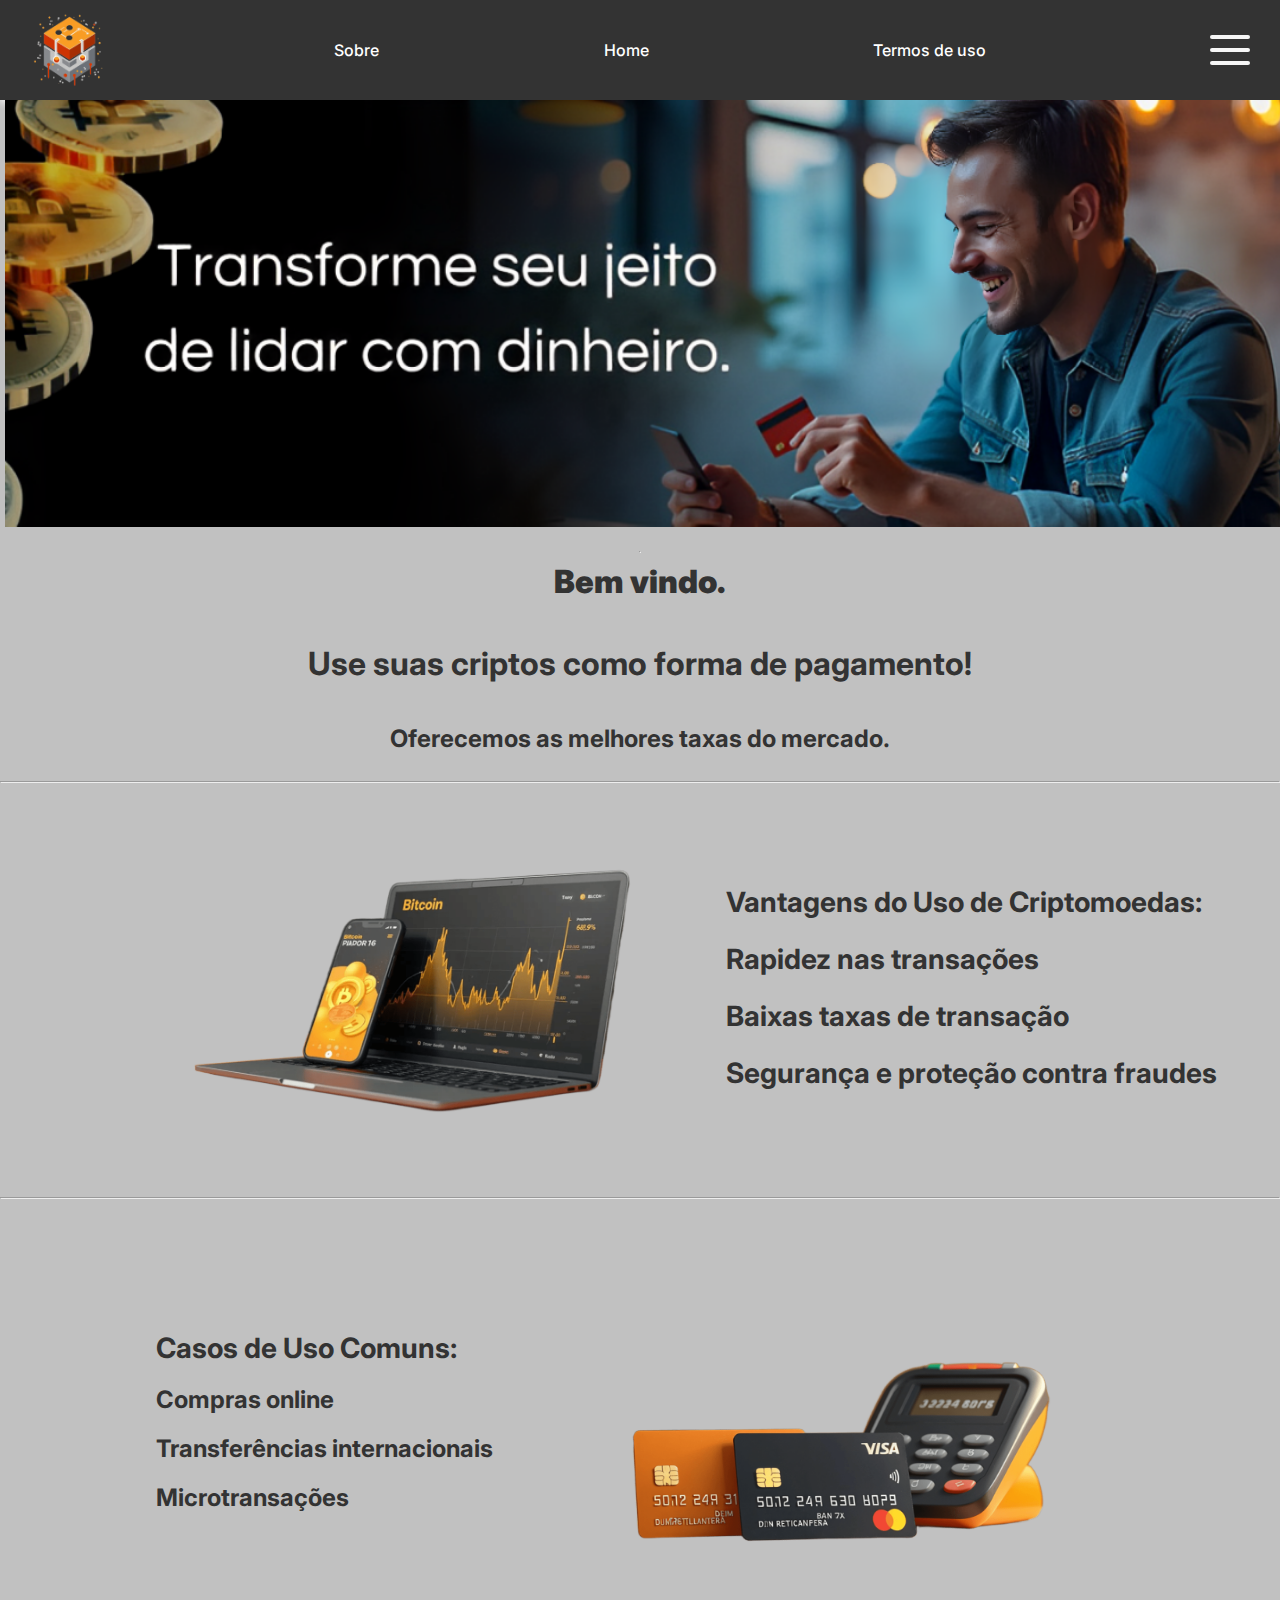
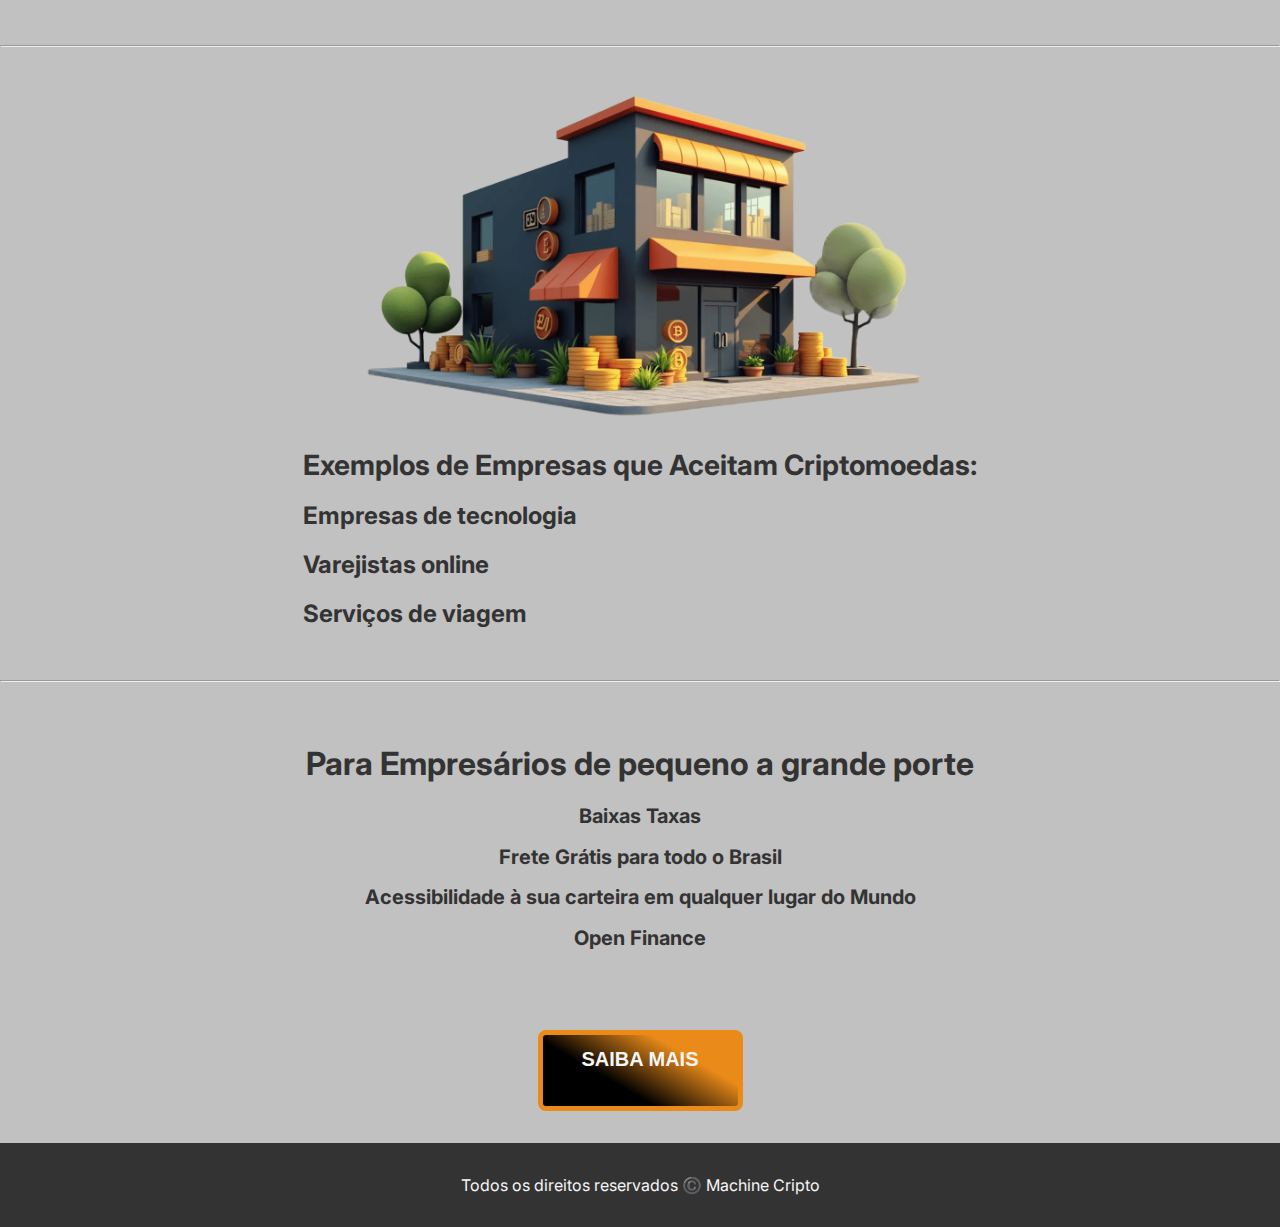
<file: Machine Cripto/index.html>
<!DOCTYPE html>
<html lang="pt-br">

<head>
  <meta charset="UTF-8">
  <meta name="viewport" content="width=device-width, initial-scale=1.0">
  <link rel="stylesheet" href="./styles.css">
  <link rel="preconnect" href="https://fonts.googleapis.com">
  <link rel="preconnect" href="https://fonts.gstatic.com" crossorigin>
  <link href="https://fonts.googleapis.com/css2?family=Inter:ital,opsz,wght@0,14..32,100..900;1,14..32,100..900&display=swap" rel="stylesheet">
  <script src="./server.js"></script>
  <link rel="icon" href="./assets/LOGO__2_-removebg-preview.png">
  <title>Machine Cripto</title>
</head>

<body>


  <header class="header">
    <nav class="navbar">
      <img class="logo_machine" src="./assets/logo.machinecrip.png" alt="Logo Machine Cripto">
      <a class="navLinks" href="./pageDois/indexDois.html">Sobre</a>
      <a class="navLinks" href="#">Home</a>
      <a class="navLinks" href="./pageDois/Termos.html">Termos de uso</a>
      <label class="burger" for="burger">
        <input type="checkbox" id="burger">
        <span></span>
        <span></span>
        <span></span>
      </label>
    </nav>
  </header>
  
  <img class="bannerInit" src="./assets/Transforme seu jeito de lidar com dinheiro. (1) (1).png" alt="Banner Inicial">
  
  <section class="session_top">
    <div class="toping">
      <hr>
      <h1 class="topping_h1">Bem vindo.</h1>
      <h1 class="toping_h1">Use suas criptos como forma de pagamento!</h1>
      <h2>Oferecemos as melhores taxas do mercado.</h2>
    </div>
  </section>
  
    <hr>
    
    <div class="sesson">
      <div class="divSEC">
        <img src="./assets/ImageSynthetic (2).png" alt="Vantagens do Uso de Criptomoedas" class="foto1">
        <div class="divSECText">
          <h1 class="contain_t1">Vantagens do Uso de Criptomoedas:</h1>
          <h2 class="contain_t1">Rapidez nas transações</h2>
          <h2 class="contain_t1">Baixas taxas de transação</h2>
          <h2 class="contain_t1">Segurança e proteção contra fraudes</h2>
        </div>
      </div>
    </div>
    
    <hr>
    
    <div class="sesson">
      <div class="sessonDiv">      
        <div class="sessonTexto">
          <h1 class="contain_t2"> Casos de Uso Comuns:</h1>
          <h2>Compras online</h2>
          <h2>Transferências internacionais</h2>
          <h2>Microtransações</h2>
        </div>
        <img class="foto1" src="./assets/d0638cfb-7d3e-4db9-a3ae-51fefed3ad4a.png" alt="Casos de Uso Comuns">
      </div>
    </div>
    
    <hr>
    
    <div class="sesson">
      <div class="sessondiv">
        <img class="foto1" src="./assets/ImageSynthetic (3).png" alt="Exemplos de Empresas que Aceitam Criptomoedas">
        <div class="sessontexto">
          <h1 class="contain_t3"> Exemplos de Empresas que Aceitam Criptomoedas:</h1>
          <h2>Empresas de tecnologia</h2>
          <h2>Varejistas online</h2>
          <h2>Serviços de viagem</h2>
        </div>
      </div>
    </div>
  </section>
  <hr>
  <section class="session_right">
    <h1 class="text1">Para Empresários de pequeno a grande porte</h1>
    
      <h2 class="text2">Baixas Taxas</h2>
      <h2 class="text3">Frete Grátis para todo o Brasil</h2>
      <h2 class="text4">Acessibilidade à sua carteira em qualquer lugar do Mundo</h2>
      <h2 class="text5">Open Finance</h2>
      
  </section>
  <div class="botaoDiv">
  <button  class="saibaMais">
    <span class="box">
    <a href="./pageDois/indexDois.html">Saiba Mais</a>
    <a href="./pageDois/indexDois.html"></a>
    <div class="star-1">
      <svg viewBox="0 0 24 24" xmlns="http://www.w3.org/2000/svg"><title>bitcoin</title><path d="M14.24 10.56C13.93 11.8 12 11.17 11.4 11L11.95 8.82C12.57 9 14.56 9.26 14.24 10.56M11.13 12.12L10.53 14.53C11.27 14.72 13.56 15.45 13.9 14.09C14.26 12.67 11.87 12.3 11.13 12.12M21.7 14.42C20.36 19.78 14.94 23.04 9.58 21.7C4.22 20.36 .963 14.94 2.3 9.58C3.64 4.22 9.06 .964 14.42 2.3C19.77 3.64 23.03 9.06 21.7 14.42M14.21 8.05L14.66 6.25L13.56 6L13.12 7.73C12.83 7.66 12.54 7.59 12.24 7.53L12.68 5.76L11.59 5.5L11.14 7.29C10.9 7.23 10.66 7.18 10.44 7.12L10.44 7.12L8.93 6.74L8.63 7.91C8.63 7.91 9.45 8.1 9.43 8.11C9.88 8.22 9.96 8.5 9.94 8.75L8.71 13.68C8.66 13.82 8.5 14 8.21 13.95C8.22 13.96 7.41 13.75 7.41 13.75L6.87 15L8.29 15.36C8.56 15.43 8.82 15.5 9.08 15.56L8.62 17.38L9.72 17.66L10.17 15.85C10.47 15.93 10.76 16 11.04 16.08L10.59 17.87L11.69 18.15L12.15 16.33C14 16.68 15.42 16.54 16 14.85C16.5 13.5 16 12.7 15 12.19C15.72 12 16.26 11.55 16.41 10.57C16.61 9.24 15.59 8.53 14.21 8.05Z"></path></svg>
  
  
    </div>
    <div class="star-2">
      <svg viewBox="0 0 24 24" xmlns="http://www.w3.org/2000/svg"><title>bitcoin</title><path d="M14.24 10.56C13.93 11.8 12 11.17 11.4 11L11.95 8.82C12.57 9 14.56 9.26 14.24 10.56M11.13 12.12L10.53 14.53C11.27 14.72 13.56 15.45 13.9 14.09C14.26 12.67 11.87 12.3 11.13 12.12M21.7 14.42C20.36 19.78 14.94 23.04 9.58 21.7C4.22 20.36 .963 14.94 2.3 9.58C3.64 4.22 9.06 .964 14.42 2.3C19.77 3.64 23.03 9.06 21.7 14.42M14.21 8.05L14.66 6.25L13.56 6L13.12 7.73C12.83 7.66 12.54 7.59 12.24 7.53L12.68 5.76L11.59 5.5L11.14 7.29C10.9 7.23 10.66 7.18 10.44 7.12L10.44 7.12L8.93 6.74L8.63 7.91C8.63 7.91 9.45 8.1 9.43 8.11C9.88 8.22 9.96 8.5 9.94 8.75L8.71 13.68C8.66 13.82 8.5 14 8.21 13.95C8.22 13.96 7.41 13.75 7.41 13.75L6.87 15L8.29 15.36C8.56 15.43 8.82 15.5 9.08 15.56L8.62 17.38L9.72 17.66L10.17 15.85C10.47 15.93 10.76 16 11.04 16.08L10.59 17.87L11.69 18.15L12.15 16.33C14 16.68 15.42 16.54 16 14.85C16.5 13.5 16 12.7 15 12.19C15.72 12 16.26 11.55 16.41 10.57C16.61 9.24 15.59 8.53 14.21 8.05Z"></path></svg>
  
    </div>
    <div class="star-3">
      <svg viewBox="0 0 24 24" xmlns="http://www.w3.org/2000/svg"><title>bitcoin</title><path d="M14.24 10.56C13.93 11.8 12 11.17 11.4 11L11.95 8.82C12.57 9 14.56 9.26 14.24 10.56M11.13 12.12L10.53 14.53C11.27 14.72 13.56 15.45 13.9 14.09C14.26 12.67 11.87 12.3 11.13 12.12M21.7 14.42C20.36 19.78 14.94 23.04 9.58 21.7C4.22 20.36 .963 14.94 2.3 9.58C3.64 4.22 9.06 .964 14.42 2.3C19.77 3.64 23.03 9.06 21.7 14.42M14.21 8.05L14.66 6.25L13.56 6L13.12 7.73C12.83 7.66 12.54 7.59 12.24 7.53L12.68 5.76L11.59 5.5L11.14 7.29C10.9 7.23 10.66 7.18 10.44 7.12L10.44 7.12L8.93 6.74L8.63 7.91C8.63 7.91 9.45 8.1 9.43 8.11C9.88 8.22 9.96 8.5 9.94 8.75L8.71 13.68C8.66 13.82 8.5 14 8.21 13.95C8.22 13.96 7.41 13.75 7.41 13.75L6.87 15L8.29 15.36C8.56 15.43 8.82 15.5 9.08 15.56L8.62 17.38L9.72 17.66L10.17 15.85C10.47 15.93 10.76 16 11.04 16.08L10.59 17.87L11.69 18.15L12.15 16.33C14 16.68 15.42 16.54 16 14.85C16.5 13.5 16 12.7 15 12.19C15.72 12 16.26 11.55 16.41 10.57C16.61 9.24 15.59 8.53 14.21 8.05Z"></path></svg>
  
    </div>
    <div class="star-4">
      <svg viewBox="0 0 24 24" xmlns="http://www.w3.org/2000/svg"><title>bitcoin</title><path d="M14.24 10.56C13.93 11.8 12 11.17 11.4 11L11.95 8.82C12.57 9 14.56 9.26 14.24 10.56M11.13 12.12L10.53 14.53C11.27 14.72 13.56 15.45 13.9 14.09C14.26 12.67 11.87 12.3 11.13 12.12M21.7 14.42C20.36 19.78 14.94 23.04 9.58 21.7C4.22 20.36 .963 14.94 2.3 9.58C3.64 4.22 9.06 .964 14.42 2.3C19.77 3.64 23.03 9.06 21.7 14.42M14.21 8.05L14.66 6.25L13.56 6L13.12 7.73C12.83 7.66 12.54 7.59 12.24 7.53L12.68 5.76L11.59 5.5L11.14 7.29C10.9 7.23 10.66 7.18 10.44 7.12L10.44 7.12L8.93 6.74L8.63 7.91C8.63 7.91 9.45 8.1 9.43 8.11C9.88 8.22 9.96 8.5 9.94 8.75L8.71 13.68C8.66 13.82 8.5 14 8.21 13.95C8.22 13.96 7.41 13.75 7.41 13.75L6.87 15L8.29 15.36C8.56 15.43 8.82 15.5 9.08 15.56L8.62 17.38L9.72 17.66L10.17 15.85C10.47 15.93 10.76 16 11.04 16.08L10.59 17.87L11.69 18.15L12.15 16.33C14 16.68 15.42 16.54 16 14.85C16.5 13.5 16 12.7 15 12.19C15.72 12 16.26 11.55 16.41 10.57C16.61 9.24 15.59 8.53 14.21 8.05Z"></path></svg>
  
    </div>
    <div class="star-5">
      <svg viewBox="0 0 24 24" xmlns="http://www.w3.org/2000/svg"><title>bitcoin</title><path d="M14.24 10.56C13.93 11.8 12 11.17 11.4 11L11.95 8.82C12.57 9 14.56 9.26 14.24 10.56M11.13 12.12L10.53 14.53C11.27 14.72 13.56 15.45 13.9 14.09C14.26 12.67 11.87 12.3 11.13 12.12M21.7 14.42C20.36 19.78 14.94 23.04 9.58 21.7C4.22 20.36 .963 14.94 2.3 9.58C3.64 4.22 9.06 .964 14.42 2.3C19.77 3.64 23.03 9.06 21.7 14.42M14.21 8.05L14.66 6.25L13.56 6L13.12 7.73C12.83 7.66 12.54 7.59 12.24 7.53L12.68 5.76L11.59 5.5L11.14 7.29C10.9 7.23 10.66 7.18 10.44 7.12L10.44 7.12L8.93 6.74L8.63 7.91C8.63 7.91 9.45 8.1 9.43 8.11C9.88 8.22 9.96 8.5 9.94 8.75L8.71 13.68C8.66 13.82 8.5 14 8.21 13.95C8.22 13.96 7.41 13.75 7.41 13.75L6.87 15L8.29 15.36C8.56 15.43 8.82 15.5 9.08 15.56L8.62 17.38L9.72 17.66L10.17 15.85C10.47 15.93 10.76 16 11.04 16.08L10.59 17.87L11.69 18.15L12.15 16.33C14 16.68 15.42 16.54 16 14.85C16.5 13.5 16 12.7 15 12.19C15.72 12 16.26 11.55 16.41 10.57C16.61 9.24 15.59 8.53 14.21 8.05Z"></path></svg>
  
    </div>
    <div class="star-6">
      <svg viewBox="0 0 24 24" xmlns="http://www.w3.org/2000/svg"><title>bitcoin</title><path d="M14.24 10.56C13.93 11.8 12 11.17 11.4 11L11.95 8.82C12.57 9 14.56 9.26 14.24 10.56M11.13 12.12L10.53 14.53C11.27 14.72 13.56 15.45 13.9 14.09C14.26 12.67 11.87 12.3 11.13 12.12M21.7 14.42C20.36 19.78 14.94 23.04 9.58 21.7C4.22 20.36 .963 14.94 2.3 9.58C3.64 4.22 9.06 .964 14.42 2.3C19.77 3.64 23.03 9.06 21.7 14.42M14.21 8.05L14.66 6.25L13.56 6L13.12 7.73C12.83 7.66 12.54 7.59 12.24 7.53L12.68 5.76L11.59 5.5L11.14 7.29C10.9 7.23 10.66 7.18 10.44 7.12L10.44 7.12L8.93 6.74L8.63 7.91C8.63 7.91 9.45 8.1 9.43 8.11C9.88 8.22 9.96 8.5 9.94 8.75L8.71 13.68C8.66 13.82 8.5 14 8.21 13.95C8.22 13.96 7.41 13.75 7.41 13.75L6.87 15L8.29 15.36C8.56 15.43 8.82 15.5 9.08 15.56L8.62 17.38L9.72 17.66L10.17 15.85C10.47 15.93 10.76 16 11.04 16.08L10.59 17.87L11.69 18.15L12.15 16.33C14 16.68 15.42 16.54 16 14.85C16.5 13.5 16 12.7 15 12.19C15.72 12 16.26 11.55 16.41 10.57C16.61 9.24 15.59 8.53 14.21 8.05Z"></path></svg>
  
    </div>
    </span>
  </button>
</div>
</div>
  <footer class="rodape">
    <p>Todos os direitos reservados ©️ Machine Cripto</p>
  </footer>
</body>

</html>
</file>
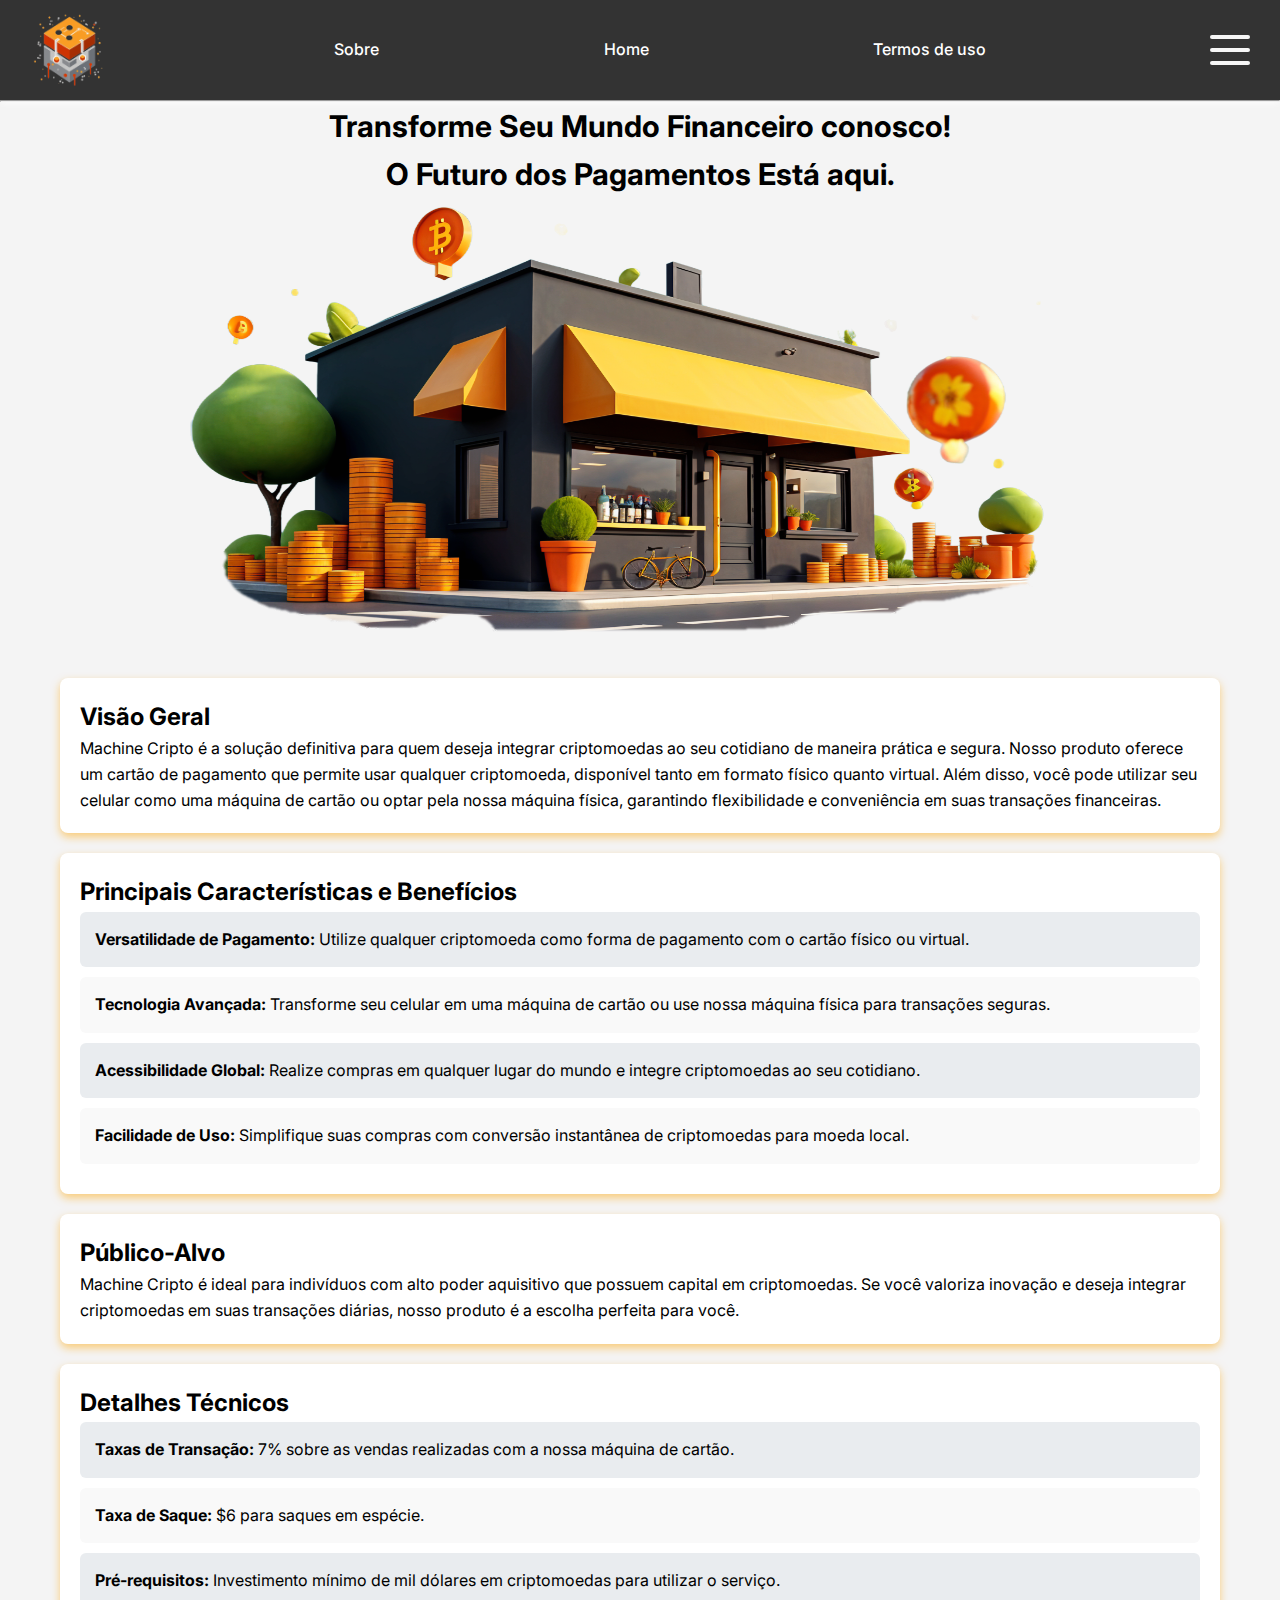
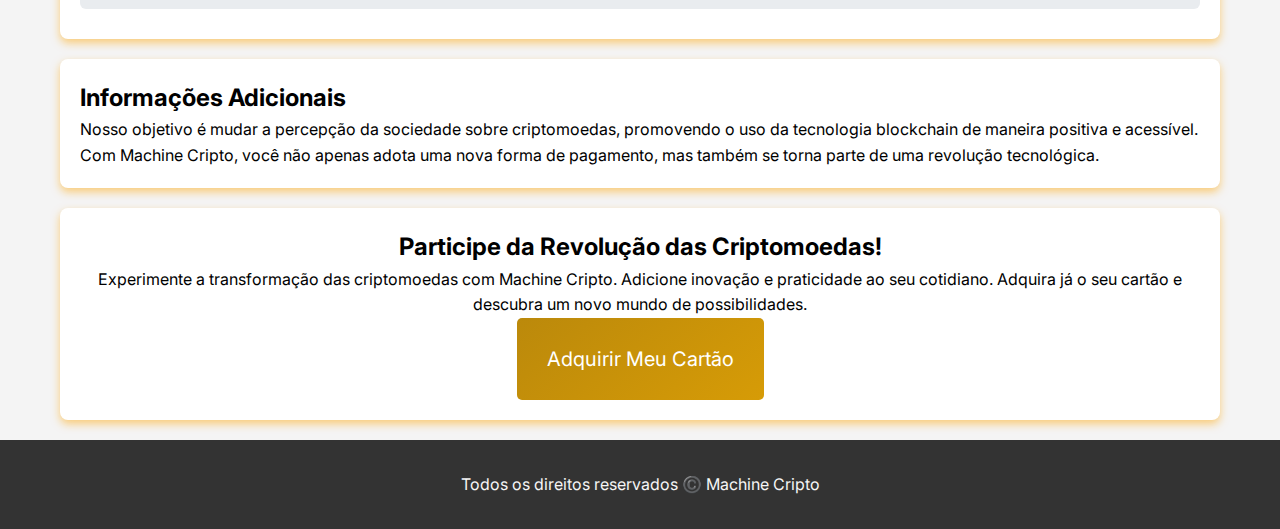
<file: Machine Cripto/pageDois/indexDois.html>
<!DOCTYPE html>
<html lang="pt-br">

<head>
  <meta charset="UTF-8">
  <meta name="viewport" content="width=device-width, initial-scale=1.0">
  <!-- <link rel="stylesheet" href="../styles.css"> -->
  <link rel="stylesheet" href="./style2.css">
  <link rel="preconnect" href="https://fonts.googleapis.com">
  <link rel="preconnect" href="https://fonts.gstatic.com" crossorigin>
  <link
    href="https://fonts.googleapis.com/css2?family=Inter:ital,opsz,wght@0,14..32,100..900;1,14..32,100..900&display=swap"
    rel="stylesheet">
    <link rel="icon" href="../assets/LOGO__2_-removebg-preview.png">
  <title>Machine Cripto</title>
</head>

<body>
  <header class="header">
    <nav class="navbar">
      <img class="logo_machine" src="../assets/logo.machinecrip.png" alt="Logo Machine Cripto">
      <a href="./indexDois.html">Sobre</a>
      <a href="../index.html">Home</a>
      <a href="./Termos.html">Termos de uso</a>
      <label class="burger" for="burger">
        <input type="checkbox" id="burger">
        <span></span>
        <span></span>
        <span></span>
      </label>
    </nav>
  </header>

  <hr>
  <div class="sesson">
    <div class="sessondiv">
      <!-- <img class="imagem1" src="../assets/7e262a8a-7661-43fb-ae78-8b8f3e4f8819.png" alt="imagem1"> -->
      <div class="sessontexto">
        <!-- <h1 class="text1">Sobre Nós</h1> -->
        <h2 class="text2">Transforme Seu Mundo Financeiro conosco!</h2>
        <h2 class="text3">O Futuro dos Pagamentos Está aqui.</h2>

      </div>
    </div>
  </div>


      <div class="divImagem1">
        <img class="imagem1" src="../assets/d42c220c-2113-4e53-b556-9f08939df33f.png" alt="foto2">
      </div>




      <main class="container">
        <section class="visao-geral">
          <h2>Visão Geral</h2>
          <p>Machine Cripto é a solução definitiva para quem deseja integrar criptomoedas ao seu cotidiano de maneira
            prática e segura. Nosso produto oferece um cartão de pagamento que permite usar qualquer criptomoeda,
            disponível tanto em formato físico quanto virtual. Além disso, você pode utilizar seu celular como uma
            máquina de cartão ou optar pela nossa máquina física, garantindo flexibilidade e conveniência em suas
            transações financeiras.</p>
        </section>

        <section class="caracteristicas">
          <h2>Principais Características e Benefícios</h2>
          <ul>
            <li><strong>Versatilidade de Pagamento:</strong> Utilize qualquer criptomoeda como forma de pagamento com o
              cartão físico ou virtual.</li>
            <li><strong>Tecnologia Avançada:</strong> Transforme seu celular em uma máquina de cartão ou use nossa
              máquina física para transações seguras.</li>
            <li><strong>Acessibilidade Global:</strong> Realize compras em qualquer lugar do mundo e integre
              criptomoedas ao seu cotidiano.</li>
            <li><strong>Facilidade de Uso:</strong> Simplifique suas compras com conversão instantânea de criptomoedas
              para moeda local.</li>
          </ul>
        </section>

        <section class="publico-alvo">
          <h2>Público-Alvo</h2>
          <p>Machine Cripto é ideal para indivíduos com alto poder aquisitivo que possuem capital em criptomoedas. Se
            você valoriza inovação e deseja integrar criptomoedas em suas transações diárias, nosso produto é a escolha
            perfeita para você.</p>
        </section>

        <section class="detalhes-tecnicos">
          <h2>Detalhes Técnicos</h2>
          <ul>
            <li><strong>Taxas de Transação:</strong> 7% sobre as vendas realizadas com a nossa máquina de cartão.</li>
            <li><strong>Taxa de Saque:</strong> $6 para saques em espécie.</li>
            <li><strong>Pré-requisitos:</strong> Investimento mínimo de mil dólares em criptomoedas para utilizar o
              serviço.</li>
          </ul>
        </section>

        <section class="informacoes-adicionais">
          <h2>Informações Adicionais</h2>
          <p>Nosso objetivo é mudar a percepção da sociedade sobre criptomoedas, promovendo o uso da tecnologia
            blockchain de maneira positiva e acessível. Com Machine Cripto, você não apenas adota uma nova forma de
            pagamento, mas também se torna parte de uma revolução tecnológica.</p>
        </section>

        <section class="chamada-acao">
          <h2>Participe da Revolução das Criptomoedas!</h2>
          <p>Experimente a transformação das criptomoedas com Machine Cripto. Adicione inovação e praticidade ao seu
            cotidiano. Adquira já o seu cartão e descubra um novo mundo de possibilidades.</p>
          <a href="adquirir-cartao.html" class="botao-cta">Adquirir Meu Cartão</a>
        </section>
      </main>
      <div class="rodape">

        <footer class="rodape">
          <p>Todos os direitos reservados ©️ Machine Cripto</p>
        </footer>
      </div>

    </div>
</body>

</html>
</file>
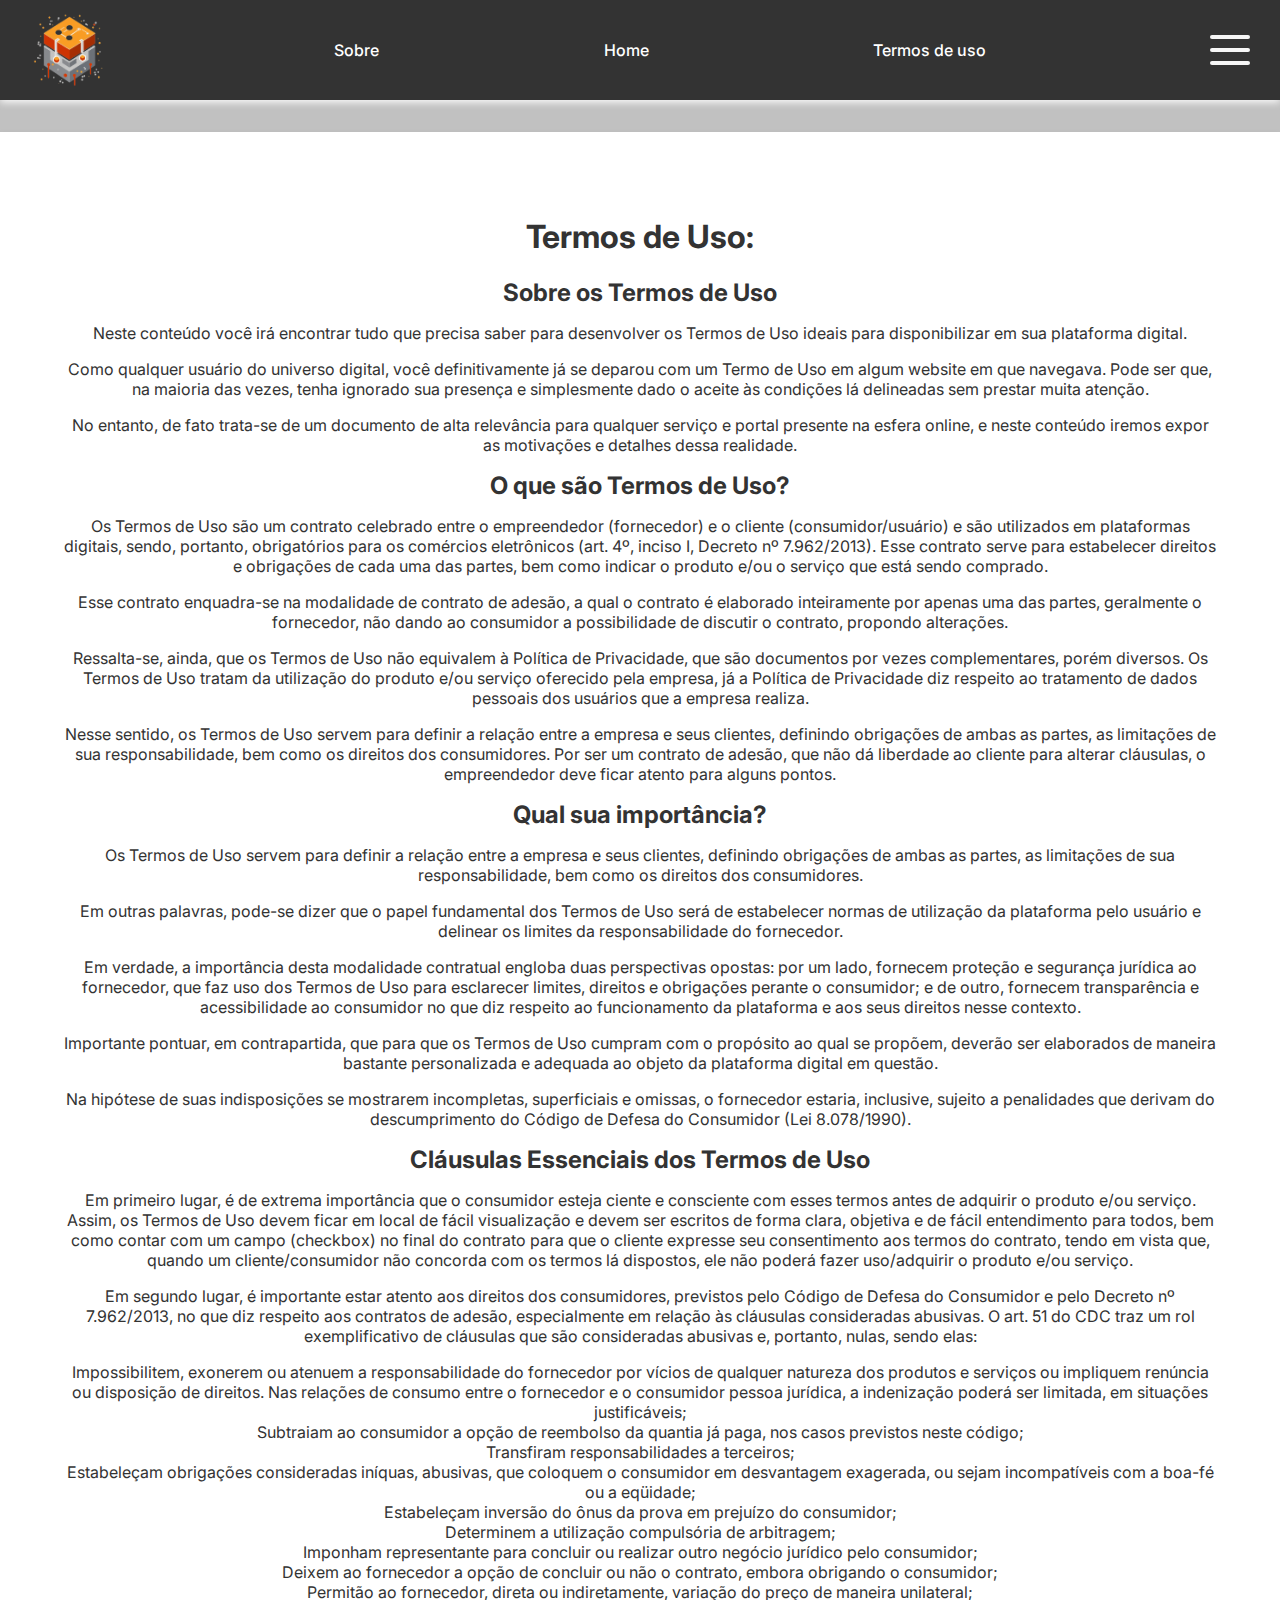
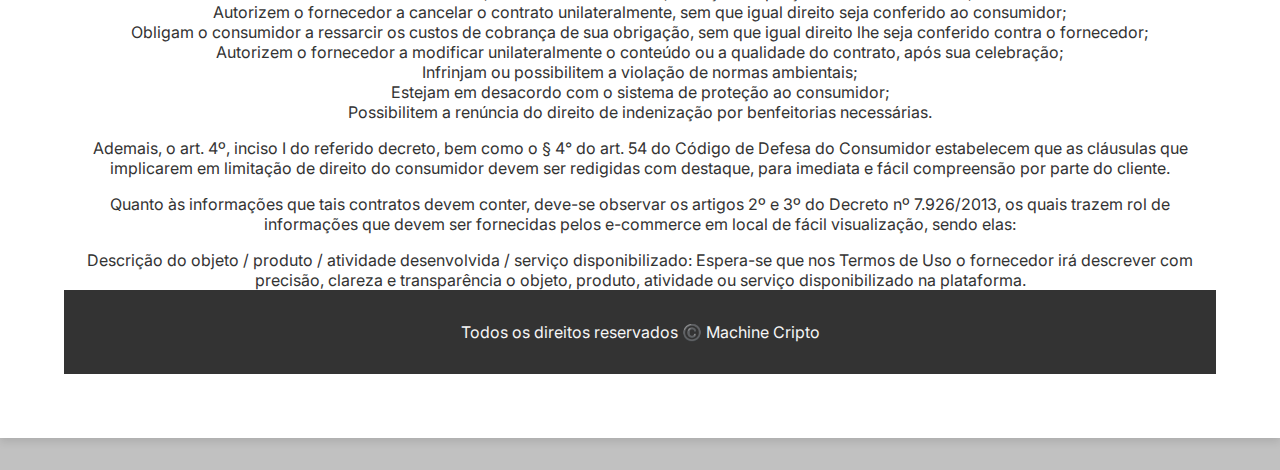
<file: Machine Cripto/pageDois/Termos.html>
<!DOCTYPE html>
<html lang="en">

<head>
  <meta charset="UTF-8">
  <meta charset="UTF-8">
  <meta name="viewport" content="width=device-width, initial-scale=1.0">
  <link rel="stylesheet" href="../styles.css">
  <link rel="preconnect" href="https://fonts.googleapis.com">
  <link rel="preconnect" href="https://fonts.gstatic.com" crossorigin>
  <link href="https://fonts.googleapis.com/css2?family=Inter:ital,opsz,wght@0,14..32,100..900;1,14..32,100..900&display=swap" rel="stylesheet">
  <link rel="icon" href="../assets/LOGO__2_-removebg-preview.png">
  <title>Machine Cripto</title>
  <meta name="viewport" content="width=device-width, initial-scale=1.0">
  <title>Document</title>
</head>

<body>
  <header class="header">
    <nav class="navbar">
      <img class="logo_machine" src="../assets/logo.machinecrip.png" alt="Logo Machine Cripto">
      <a class="navLinks" href="./indexDois.html">Sobre</a>
      <a class="navLinks" href="../index.html">Home</a>
      <a class="navLinks" href="#">Termos de uso</a>
      <label class="burger" for="burger">
        <input type="checkbox" id="burger">
        <span></span>
        <span></span>
        <span></span>
      </label>
    </nav>
  </header>


<main class="container">
  <section class="session">
    <div class="session_right">
      <h1 class="toping_h1">Termos de Uso:</h1>
        <h2>Sobre os Termos de Uso</h2>
        <p>
            Neste conteúdo você irá encontrar tudo que precisa saber para desenvolver os Termos de Uso ideais para disponibilizar em sua plataforma digital.
        </p>
        <p>
            Como qualquer usuário do universo digital, você definitivamente já se deparou com um Termo de Uso em algum website em que navegava. Pode ser que, na maioria das vezes, tenha ignorado sua presença e simplesmente dado o aceite às condições lá delineadas sem prestar muita atenção.
        </p>
        <p>
            No entanto, de fato trata-se de um documento de alta relevância para qualquer serviço e portal presente na esfera online, e neste conteúdo iremos expor as motivações e detalhes dessa realidade.
        </p>
        <h2>O que são Termos de Uso?</h2>
        <p>
            Os Termos de Uso são um contrato celebrado entre o empreendedor (fornecedor) e o cliente (consumidor/usuário) e são utilizados em plataformas digitais, sendo, portanto, obrigatórios para os comércios eletrônicos (art. 4º, inciso I, Decreto nº 7.962/2013). Esse contrato serve para estabelecer direitos e obrigações de cada uma das partes, bem como indicar o produto e/ou o serviço que está sendo comprado.
        </p>
        <p>
            Esse contrato enquadra-se na modalidade de contrato de adesão, a qual o contrato é elaborado inteiramente por apenas uma das partes, geralmente o fornecedor, não dando ao consumidor a possibilidade de discutir o contrato, propondo alterações.
        </p>
        <p>
            Ressalta-se, ainda, que os Termos de Uso não equivalem à Política de Privacidade, que são documentos por vezes complementares, porém diversos. Os Termos de Uso tratam da utilização do produto e/ou serviço oferecido pela empresa, já a Política de Privacidade diz respeito ao tratamento de dados pessoais dos usuários que a empresa realiza.
        </p>
        <p>
            Nesse sentido, os Termos de Uso servem para definir a relação entre a empresa e seus clientes, definindo obrigações de ambas as partes, as limitações de sua responsabilidade, bem como os direitos dos consumidores. Por ser um contrato de adesão, que não dá liberdade ao cliente para alterar cláusulas, o empreendedor deve ficar atento para alguns pontos.
        </p>

        <h2>Qual sua importância?</h2>
        <p>
            Os Termos de Uso servem para definir a relação entre a empresa e seus clientes, definindo obrigações de ambas as partes, as limitações de sua responsabilidade, bem como os direitos dos consumidores.
        </p>
        <p>
            Em outras palavras, pode-se dizer que o papel fundamental dos Termos de Uso será de estabelecer normas de utilização da plataforma pelo usuário e delinear os limites da responsabilidade do fornecedor.
        </p>
        <p>
            Em verdade, a importância desta modalidade contratual engloba duas perspectivas opostas: por um lado, fornecem proteção e segurança jurídica ao fornecedor, que faz uso dos Termos de Uso para esclarecer limites, direitos e obrigações perante o consumidor; e de outro, fornecem transparência e acessibilidade ao consumidor no que diz respeito ao funcionamento da plataforma e aos seus direitos nesse contexto.
        </p>
        <p>
            Importante pontuar, em contrapartida, que para que os Termos de Uso cumpram com o propósito ao qual se propõem, deverão ser elaborados de maneira bastante personalizada e adequada ao objeto da plataforma digital em questão.
        </p>
        <p>
            Na hipótese de suas indisposições se mostrarem incompletas, superficiais e omissas, o fornecedor estaria, inclusive, sujeito a penalidades que derivam do descumprimento do Código de Defesa do Consumidor (Lei 8.078/1990).
        </p>

        <h2>Cláusulas Essenciais dos Termos de Uso</h2>
        <p>
            Em primeiro lugar, é de extrema importância que o consumidor esteja ciente e consciente com esses termos antes de adquirir o produto e/ou serviço. Assim, os Termos de Uso devem ficar em local de fácil visualização e devem ser escritos de forma clara, objetiva e de fácil entendimento para todos, bem como contar com um campo (checkbox) no final do contrato para que o cliente expresse seu consentimento aos termos do contrato, tendo em vista que, quando um cliente/consumidor não concorda com os termos lá dispostos, ele não poderá fazer uso/adquirir o produto e/ou serviço.
        </p>
        <p>
            Em segundo lugar, é importante estar atento aos direitos dos consumidores, previstos pelo Código de Defesa do Consumidor e pelo Decreto nº 7.962/2013, no que diz respeito aos contratos de adesão, especialmente em relação às cláusulas consideradas abusivas. O art. 51 do CDC traz um rol exemplificativo de cláusulas que são consideradas abusivas e, portanto, nulas, sendo elas:
        </p>
        <ul>
            <li>Impossibilitem, exonerem ou atenuem a responsabilidade do fornecedor por vícios de qualquer natureza dos produtos e serviços ou impliquem renúncia ou disposição de direitos. Nas relações de consumo entre o fornecedor e o consumidor pessoa jurídica, a indenização poderá ser limitada, em situações justificáveis;</li>
            <li>Subtraiam ao consumidor a opção de reembolso da quantia já paga, nos casos previstos neste código;</li>
            <li>Transfiram responsabilidades a terceiros;</li>
            <li>Estabeleçam obrigações consideradas iníquas, abusivas, que coloquem o consumidor em desvantagem exagerada, ou sejam incompatíveis com a boa-fé ou a eqüidade;</li>
            <li>Estabeleçam inversão do ônus da prova em prejuízo do consumidor;</li>
            <li>Determinem a utilização compulsória de arbitragem;</li>
            <li>Imponham representante para concluir ou realizar outro negócio jurídico pelo consumidor;</li>
            <li>Deixem ao fornecedor a opção de concluir ou não o contrato, embora obrigando o consumidor;</li>
            <li>Permitão ao fornecedor, direta ou indiretamente, variação do preço de maneira unilateral;</li>
            <li>Autorizem o fornecedor a cancelar o contrato unilateralmente, sem que igual direito seja conferido ao consumidor;</li>
            <li>Obligam o consumidor a ressarcir os custos de cobrança de sua obrigação, sem que igual direito lhe seja conferido contra o fornecedor;</li>
            <li>Autorizem o fornecedor a modificar unilateralmente o conteúdo ou a qualidade do contrato, após sua celebração;</li>
            <li>Infrinjam ou possibilitem a violação de normas ambientais;</li>
            <li>Estejam em desacordo com o sistema de proteção ao consumidor;</li>
            <li>Possibilitem a renúncia do direito de indenização por benfeitorias necessárias.</li>
        </ul>
        <p>
            Ademais, o art. 4º, inciso I do referido decreto, bem como o § 4° do art. 54 do Código de Defesa do Consumidor estabelecem que as cláusulas que implicarem em limitação de direito do consumidor devem ser redigidas com destaque, para imediata e fácil compreensão por parte do cliente.
        </p>
        <p>
            Quanto às informações que tais contratos devem conter, deve-se observar os artigos 2º e 3º do Decreto nº 7.926/2013, os quais trazem rol de informações que devem ser fornecidas pelos e-commerce em local de fácil visualização, sendo elas:
        </p>
        <ul>
            <li>Descrição do objeto / produto / atividade desenvolvida / serviço disponibilizado: Espera-se que nos Termos de Uso o fornecedor irá descrever com precisão, clareza e transparência o objeto, produto, atividade ou serviço disponibilizado na plataforma.</li>
            <footer class="rodape">
              <p>Todos os direitos reservados ©️ Machine Cripto</p>
            </footer>
</body>

</html>
</file>
<file: Machine Cripto/styles.css>
body {
  font-family: 'Inter', sans-serif;
  margin: 0;
  padding: 0;
  box-sizing: border-box;
  color: #333;
  background-color: #c1c1c1;
}

header {
  width: 100%;
  background-color: #333;
  color: #fff;
}

.logo_machine {
  width: 80px;
  height: 80px;
}

/* Banner Initialization */
.bannerInit {
  width: 100%;
  display: flex;
  align-items: center;
  justify-content: center;
  padding: 0 5px 15px 5px;
}

/* Navbar Styles */
.navbar {
  display: flex;
  align-items: center;
  justify-content: space-between;
  padding: 10px 30px;
  box-shadow: 0 0.1rem 0.5rem #fff;
}

/* NavLinks Styles */
.navLinks {
  font-weight: 700;
}

.navLinks:hover {
  transition: 0.8s;
  font-size: 17px;
}

.navbar a {
  color: #fff;
  text-decoration: none;
  display: flex;
  align-items: center;
  gap: 1rem;
  font-weight: 500;
}


.burger {
  position: relative;
  width: 40px;
  height: 30px;
  background: transparent;
  cursor: pointer;
  display: block;
}

.burger input {
  display: none;
}

.burger span {
  display: block;
  position: absolute;
  height: 4px;
  width: 100%;
  background: #f6f6f6;
  border-radius: 9px;
  opacity: 1;
  left: 0;
  transform: rotate(0deg);
  transition: .25s ease-in-out;
}

.burger span:nth-of-type(1) {
  top: 0px;
  transform-origin: left center;
}

.burger span:nth-of-type(2) {
  top: 50%;
  transform: translateY(-50%);
  transform-origin: left center;
}

.burger span:nth-of-type(3) {
  top: 100%;
  transform-origin: left center;
  transform: translateY(-100%);
}

.burger input:checked ~ span:nth-of-type(1) {
  transform: rotate(45deg);
  top: 0px;
  left: 5px;
}

.burger input:checked ~ span:nth-of-type(2) {
  width: 0%;
  opacity: 0;
}

.burger input:checked ~ span:nth-of-type(3) {
  transform: rotate(-45deg);
  top: 28px;
  left: 5px;
}


.container {
  background-color: #414141;
}


@keyframes bounce {
  0%, 100% {
    transform: translateY(36px);
  }
  50% {
    transform: translateY(46px);
  }
}

@keyframes bounce2 {
  0%, 100% {
    transform: translateY(46px);
  }
  50% {
    transform: translateY(56px);
  }
}

@keyframes umbral {
  0% {
    stop-color: #d3a5102e;
  }
  50% {
    stop-color: rgba(211, 165, 16, 0.519);
  }
  100% {
    stop-color: #d3a5102e;
  }
}

@keyframes particles {
  0%, 100% {
    transform: translateY(16px);
  }
  50% {
    transform: translateY(6px);
  }
}

#particles {
  animation: particles 4s ease-in-out infinite;
}

#animatedStop {
  animation: umbral 4s infinite;
}

#bounce {
  animation: bounce 4s ease-in-out infinite;
}

#bounce2 {
  animation: bounce2 4s ease-in-out infinite;
  animation-delay: 0.5s;
}


.session {
  display: flex;
  justify-content: center;
  align-items: center;
  padding: 2rem;
  background-color: #fff;
  box-shadow: 0 4px 8px rgba(0, 0, 0, 0.1);
  margin: 2rem 0;
}

.session h2 {
  margin: 0;
  font-size: 1.5rem;
  color: #333;
}


.toping {
  display: flex;
  flex-direction: column;
  align-items: center;
  justify-content: center;
  margin-top: 1px;
}

.topping_h1 {
  margin-top: 1px;
  font-weight: 900;
  text-align: center;
}


.contain {
  display: block;
  text-align: center;
}

.divSEC {
  display: flex;
  align-items: center;
  justify-content: space-around;
  margin: 2rem;
  flex-wrap: wrap;
}

.divSECText {
  font-size: 28px;
}

.foto1 {
  height: 350px;
  width: 100%;
  max-width: 600px;
}

.sessonDiv {
  display: flex;
  align-items: center;
  justify-content: space-around;
  margin: 2rem;
  flex-direction: row-reverse;
}

@media (max-width: 1200px) {
  .sessonDiv {
    flex-direction: column;
    align-items: center;
  }
}


@media (max-width: 900px) {
  .sessonDiv {
    margin: 1rem;
  }
}


@media (max-width: 600px) {
  .sessonDiv {
    margin: 0.5rem;
    padding: 1rem;
  }
}

.sessonFoto {
  height: 450px;
  width: 100%;
  max-width: 900px;
}

.sessonTexto {
  margin: 30px;
  font-size: 28px;
}

.sessondiv {
  display: flex;
  align-items: center;
  justify-content: space-around;
  margin: 2rem;
  flex-wrap: wrap;
}

.sessonfoto3 {
  width: 50px;
  height: 50px;
}

.contain_t {
  font-size: 1rem;
  margin-bottom: 1rem;
  color: #333;
}

.contain_t1,
.contain_t2,
.contain_t3 {
  font-size: 28px;
}

h2 {
  font-size: 1.5rem;
  color: #333;
}

/* Responsive Styles */
@media (max-width: 1200px) {
  .contain_t {
    font-size: 1.75rem;
  }

  .navbar {
    padding: 10px 20px;
  }

  .divSECText {
    font-size: 1.5rem;
  }

  .foto1,
  .sessonFoto {
    width: 100%;
  }
}

@media (max-width: 900px) {
  .session {
    flex-direction: column;
    padding: 1rem;
  }

  .contain_t {
    font-size: 1.5rem;
  }

  .navbar {
    flex-direction: column;
    align-items: center;
  }

  .divSECText {
    font-size: 1.25rem;
  }
  .divsessonTexto {
    font-size: 1.25rem;
  }
}

@media (max-width: 600px) {
  header, footer {
    padding: 1rem;
  }

  .navLinks {
    display: none;
  }

  .navbar {
    justify-content: center;
  }

  .burger {
    display: block;
  }

  .session {
    padding: 1rem;
    text-align: center;
  }

  .contain_t {
    font-size: 1.25rem;
  }

  .foto1,
  .sessonFoto {
    width: 100%;
    height: auto;
  }

  .containButton {
    padding: 0.5rem 1rem;
    font-size: 0.8rem;
  }

  footer {
    display: block;
    background-color: #333;
    color: #fff;
    text-align: center;
    padding: 1rem;
    font-size: 0.9rem;
  }

  ul {
    list-style-type: disc;
    margin: 0;
    padding: 0;
    padding-left: 1.5rem;
  }

  li {
    margin-bottom: 0.5rem;
  }

  .divCoin {
    padding: 1.9rem;
    align-items: flex-start;
  }
}

button {
  background: linear-gradient(30deg, #000 35%, #ea8b19 73%);
  position: relative;
  padding: 15px 45px;
  font-size: 20px;
  font-weight: 500;
  color: white;
  border: 5px solid #ea8b19;
  border-radius: 8px;
  transition: all .3s ease-in-out;
}

.star-1 {
  position: absolute;
  fill: #ea8b19;
  top: 20%;
  left: 20%;
  width: 25px;
  height: auto;
  filter: drop-shadow(0 0 0 #ea8b19);
  z-index: -5;
  transition: all 1s cubic-bezier(0.05, 0.83, 0.43, 0.96);
}

.star-2 {
  position: absolute;
  fill: #ea8b19;
  top: 45%;
  left: 45%;
  width: 15px;
  height: auto;
  filter: drop-shadow(0 0 0 #ea8b19);
  z-index: -5;
  transition: all 1s cubic-bezier(0, 0.4, 0, 1.01);
}

.star-3 {
  position: absolute;
  fill: #ea8b19;
  top: 40%;
  left: 40%;
  width: 5px;
  height: auto;
  filter: drop-shadow(0 0 0 #ea8b19);
  z-index: -5;
  transition: all 1s cubic-bezier(0, 0.4, 0, 1.01);
}

.star-4 {
  position: absolute;
  fill: #ea8b19;
  top: 20%;
  left: 40%;
  width: 8px;
  height: auto;
  filter: drop-shadow(0 0 0 #ea8b19);
  z-index: -5;
  transition: all .8s cubic-bezier(0, 0.4, 0, 1.01);
}

.star-5 {
  position: absolute;
  fill: #ea8b19;
  top: 25%;
  left: 45%;
  width: 15px;
  height: auto;
  filter: drop-shadow(0 0 0 #ea8b19);
  z-index: -5;
  transition: all .6s cubic-bezier(0, 0.4, 0, 1.01);
}

.star-6 {
  position: absolute;
  fill: #ea8b19;
  top: 5%;
  left: 50%;
  width: 5px;
  height: auto;
  filter: drop-shadow(0 0 0 #ea8b19);
  z-index: -5;
  transition: all .8s ease;
}

button:hover {
  background: #000;
  color: #ea8b19;
  box-shadow: 0 0 50px #ea8b19;
}

button:hover .star-1 {
  position: absolute;
  top: -110%;
  left: -60%;
  width: 30px;
  height: auto;
  filter: drop-shadow(0 0 10px #ea8b19);
  z-index: 2;
}

button:hover .star-2 {
  position: absolute;
  top: -45%;
  left: 0%;
  width: 20px;
  height: auto;
  filter: drop-shadow(0 0 10px #ea8b19);
  z-index: 2;
}

button:hover .star-3 {
  position: absolute;
  top: 55%;
  left: 15%;
  width: 11px;
  height: auto;
  filter: drop-shadow(0 0 10px #ea8b19);
  z-index: 2;
}

button:hover .star-4 {
  position: absolute;
  top: 45%;
  left: 85%;
  width: 15px;
  height: auto;
  filter: drop-shadow(0 0 10px #ea8b19);
  z-index: 2;
}

button:hover .star-5 {
  position: absolute;
  top: 25%;
  left: 140%;
  width: 25px;
  height: auto;
  filter: drop-shadow(0 0 10px #ea8b19);
  z-index: 2;
}

button:hover .star-6 {
  position: absolute;
  top: -5%;
  left: 60%;
  width: 15px;
  height: auto;
  filter: drop-shadow(0 0 10px #ea8b19);
  z-index: 2;
}

.fil0 {
  fill: #ea8b19;
}

.box {
  width: 120px;
  height: 45px;
  float: left;
  transition: .5s linear;
  position: relative;
  display: block;
  padding: 8px;
  margin: -10px -15.5px;
  background: transparent;
  text-transform: uppercase;
  font-weight: 900;
}

.box:hover {
  box-shadow: 0 5px 15px rgba(0, 0, 0, 0.5);
  cursor: pointer;
  color: white;
  background: black;
}

.box:hover:before {
  border-color: #fff;
  height: 100%;
  transform: translateX(0);
  transition: .3s transform linear, .3s height linear .3s;
}

.box:hover:after {
  border-color: #ea8b19;
  height: 100%;
  transform: translateX(0);
  transition: .3s transform linear, .3s height linear .5s;
}

.box:before {
  position: absolute;
  content: '';
  left: 0;
  bottom: 0;
  height: 4px;
  width: 100%;
  border-bottom: 4px solid transparent;
  border-left: 4px solid transparent;
  box-sizing: border-box;
  transform: translateX(100%);
}

.box:after {
  position: absolute;
  content: '';
  top: 0;
  left: 0;
  width: 100%;
  height: 4px;
  border-top: 4px solid transparent;
  border-right: 4px solid transparent;
  box-sizing: border-box;
  transform: translateX(-100%);
}


.rodape {
  margin-top: 3rem;
  padding-top: 1rem;
  margin: 0 auto;
  display: block;
  align-items: center;
  justify-content: center;
  background-color: #333;
  padding: 1rem;
}

.rodape p {
  color: #f6f6f6;
  text-align: center;
}

.session_right {
  padding: 2rem;
  margin: 0 auto;
  align-items: center;
  text-align: center;
  flex-direction: column;
}

.text2{
  font-size: 20px;
}

.text3{
  font-size: 20px;
}

.text4{
  font-size: 20px;
}

.text5{
  font-size: 20px;
}

.saibaMais{
  align-items: center;
  margin: 0 auto;
  display: block;
  justify-content: center;
  padding: 5rem, 5rem, 5rem, 5rem;
  
}

.botaoDiv{
  padding: 2rem;
}

ul, ol {
  list-style-type: none; /* Remove os marcadores das listas não ordenadas e ordenadas */
  padding: 0;            /* Remove o preenchimento interno da lista */
  margin: 0;             /* Remove a margem da lista */
}

/* Adicionalmente, se precisar ajustar o layout dos itens da lista */
ul li, ol li {
  padding: 0;            /* Remove o preenchimento interno dos itens da lista */
  margin: 0;             /* Remove a margem dos itens da lista */
}

.saibaMais a{
  text-decoration: none;
  color: #f6f6f6;
}


.flip-card {
  background-color: transparent;
  width: 240px;
  height: 154px;
  perspective: 1000px;
  color: rgb(0, 0, 0);
}

.heading_8264 {
  position: absolute;
  font-size: 1em;
  top: 0.75em;
  left: 1em;
  font-weight: 600;
  text-shadow: -0.2px -0.2px 0.2px white, 0.2px -0.2px 0.2px gray,
    -0.2px 0.2px 0.2px white, 0.2px 0.2px 0.2px gray;
}

.logo {
  position: absolute;
  top: 6.8em;
  left: 11.7em;
}

.chip {
  position: absolute;
  top: 2.3em;
  left: 1.5em;
}

.contactless {
  position: absolute;
  top: 3.5em;
  left: 12.4em;
}

.number {
  position: absolute;
  font-weight: 600;
  letter-spacing: 1px;
  font-size: 0.75em;
  top: 7em;
  left: 1.5em;
}

.date_8264 {
  position: absolute;
  font-weight: 600;
  font-size: 0.75em;
  top: 9em;
  left: 1.5em;
  letter-spacing: 2px;
}

.cvc_number {
  position: absolute;
  font-weight: 600;
  font-size: 0.75em;
  top: 9em;
  left: 8.5em;
  letter-spacing: 2px;
}

.cvc {
  position: absolute;
  font-weight: 600;
  font-size: 5px;
  top: 6.9rem;
  left: 8rem;
}

.exp {
  position: absolute;
  font-weight: 600;
  font-size: 5px;
  top: 6.9rem;
  left: 3.8rem;
}

.name {
  position: absolute;
  font-weight: 400;
  font-size: 8.5px;
  top: 15em;
  left: 2em;
  color: #A52D04;
}

.strip {
  position: absolute;
  background-color: rgb(255, 255, 255);
  width: 15em;
  height: 2.25em;
  top: 0;
  border-radius: 1rem 1rem 0 0;
}

.flip-card-inner {
  position: relative;
  width: 100%;
  height: 100%;
  text-align: center;
  transition: transform 0.8s;
  transform-style: preserve-3d;
}

.flip-card:hover .flip-card-inner {
  transform: rotateY(180deg);
}

.flip-card-front,
.flip-card-back {
  box-shadow: 0 4px 10px 0 rgba(0, 0, 0, 0.1);
  position: absolute;
  display: flex;
  flex-direction: column;
  justify-content: center;
  width: 100%;
  height: 100%;
  -webkit-backface-visibility: hidden;
  backface-visibility: hidden;
  border-radius: 1rem;

}

.flip-card-front {
  background: linear-gradient(135deg, #ceccbb, #efc355, #b7a501);
  border: 1px solid white;
}

.flip-card-back {
  background: linear-gradient(135deg,  #ceccbb, #efc355, #b7a501);
  transform: rotateY(180deg);
}


.sessonDiv {
  margin: 3rem;
  display: flex;
  flex-wrap: wrap;
  align-items: center;
  justify-content: center;
  gap: 2rem;
}


@media (min-width: 768px) { /* Ajuste conforme necessário */
  .sessonDiv {
    flex-direction: row; /* Itens lado a lado */
  }
}


@media (max-width: 767px) { /* Ajuste conforme necessário */
  .sessonDiv {
    flex-direction: column; /* Itens um abaixo do outro */
  }
}

.flip-card-front2 {
  background: linear-gradient(135deg, #a7a7a7, #636161, #000000);
  border: 1px solid white;
}

.flip-card-back2 {
  background: linear-gradient(135deg, #fffffa, #636161, #000000);
  transform: rotateY(180deg);
}
.flip-card-front2,
.flip-card-back2 {
  box-shadow: 0 4px 10px 0 rgba(0, 0, 0, 0.1);
  position: absolute;
  display: flex;
  flex-direction: column;
  justify-content: center;
  width: 100%;
  height: 100%;
  -webkit-backface-visibility: hidden;
  backface-visibility: hidden;
  border-radius: 1rem;

}

.flip-card-front3 {
  background: linear-gradient(135deg, #83d7ee, #5bafca, #052a34);
  border: 1px solid white;
}

.flip-card-back3 {
  background: linear-gradient(135deg, #83d7ee, #5bafca, #052a34);
  transform: rotateY(180deg);
}
.flip-card-front3,
.flip-card-back3 {
  box-shadow: 0 4px 10px 0 rgba(0, 0, 0, 0.1);
  position: absolute;
  display: flex;
  flex-direction: column;
  justify-content: center;
  width: 100%;
  height: 100%;
  -webkit-backface-visibility: hidden;
  backface-visibility: hidden;
  border-radius: 1rem;

}

.cards {
  background-color: var(--bg-color);
  padding: 0.5rem 1rem;
  border-radius: 1.25rem;
  text-align: center; /* Centraliza o texto dentro dos elementos de bloco */
  display: flex; /* Define um layout flexível */
  flex-direction: column; /* Organiza os itens em coluna */
  align-items: center; /* Centraliza o conteúdo horizontalmente */
  justify-content: center; /* Centraliza o conteúdo verticalmente */
  gap: 1rem; /* Espaçamento uniforme entre os itens (opcional) */
}


.loader {
  padding-top: 5rem;
  /* text-decoration:rgb(185, 62, 62); */
  color: rgb(180, 179, 179);
  font-family: "Poppins", sans-serif;
  font-weight: 500;
  font-size: 25px;
  -webkit-box-sizing: content-box;
  box-sizing: content-box;
  height: 40px;
  padding: 10px 10px;
  display: -webkit-box;
  display: -ms-flexbox;
  display: flex-box;
  border-radius: 8px;
  text-align: left;

}

.words {
  overflow: hidden;
  position: relative;
  text-align: center center;
  justify-content: center;
}
.words::after {
  content: "";
  position: absolute;
  inset: 0;
  background: linear-gradient(
    var(--bg-color) 10%,
    transparent 30%,
    transparent 70%,
    var(--bg-color) 90%
  );
  z-index: 20;
}

.word {
  display: block;
  height: 100%;
  padding-left: 6px;
  color: #b56f44;
  animation: spin_4991 4s infinite;
}

@keyframes spin_4991 {
  10% {
    -webkit-transform: translateY(-102%);
    transform: translateY(-102%);
  }

  25% {
    -webkit-transform: translateY(-100%);
    transform: translateY(-100%);
  }

  35% {
    -webkit-transform: translateY(-202%);
    transform: translateY(-202%);
  }

  50% {
    -webkit-transform: translateY(-200%);
    transform: translateY(-200%);
  }

  60% {
    -webkit-transform: translateY(-302%);
    transform: translateY(-302%);
  }

  75% {
    -webkit-transform: translateY(-300%);
    transform: translateY(-300%);
  }

  85% {
    -webkit-transform: translateY(-402%);
    transform: translateY(-402%);
  }

  100% {
    -webkit-transform: translateY(-400%);
    transform: translateY(-400%);
  }
}
</file>
<file: Machine Cripto/pageDois/style2.css>
body {
    font-family: 'Inter', sans-serif;
    margin: 0;
    padding: 0;
    box-sizing: border-box;
    color: #333;
    background-color: #c1c1c1;
}

header {
    width: 100%;
    background-color: #333;
    color: #fff;
}

.logo_machine {
    width: 80px;
    height: 80px;
}

.bannerInit {
    width: 100%;
    display: flex;
    align-items: center;
    justify-content: center;
    padding: 0 5px 15px 5px;
}

.navbar {
    display: flex;
    align-items: center;
    justify-content: space-between;
    padding: 10px 30px;
    box-shadow: 0 0.1rem 0.5rem #fff;
}

.navbar a {
    color: #fff;
    text-decoration: none;
    display: flex;
    align-items: center;
    gap: 1rem;
    font-weight: 500;
}

.burger {
    position: relative;
    width: 40px;
    height: 30px;
    background: transparent;
    cursor: pointer;
    display: block;
}

.burger input {
    display: none;
}

.burger span {
    display: block;
    position: absolute;
    height: 4px;
    width: 100%;
    background: #f6f6f6;
    border-radius: 9px;
    opacity: 1;
    left: 0;
    transform: rotate(0deg);
    transition: .25s ease-in-out;
}

.burger span:nth-of-type(1) {
    top: 0px;
    transform-origin: left center;
}

.burger span:nth-of-type(2) {
    top: 50%;
    transform: translateY(-50%);
    transform-origin: left center;
}

.burger span:nth-of-type(3) {
    top: 100%;
    transform-origin: left center;
    transform: translateY(-100%);
}

.burger input:checked~span:nth-of-type(1) {
    transform: rotate(45deg);
    top: 0px;
    left: 5px;
}

.burger input:checked~span:nth-of-type(2) {
    width: 0%;
    opacity: 0;
}

.burger input:checked~span:nth-of-type(3) {
    transform: rotate(-45deg);
    top: 28px;
    left: 5px;
}

.sessondiv {
    display: flex;
    flex-direction: row-reverse;
    justify-content: space-around;
}

.sessontexto {
    font-size: 20px;
    text-align: center;
}

.imagem1 {
    display: flex;
    padding: 0;
    margin: 0;
    width: 800px;
    height: 400px;
    align-items: center;
    justify-content: center;
}

.contain2 {
    display: flex;
    align-items: center;
    justify-content: center;
}


.botaodiv {
    display: block;
    align-items: center;

    padding: 1rem, 1rem, 1rem, 1rem;
}



* {
    margin: 0;
    padding: 0;
    box-sizing: border-box;
}

body {
    font-family: 'Inter', sans-serif;
    line-height: 1.6;
    background-color: #f4f4f4;
    color: #000000;
}

.cabeçalho {
    /* background-color: #007bff; */
    color: #fff;
    padding: 15px 0;
}

.barra-navegacao {
    display: flex;
    justify-content: space-between;
    align-items: center;
    max-width: 1200px;
    margin: 0 auto;
    padding: 0 20px;
}

.logo {
    width: 150px;
}

.links-navegacao {
    list-style: none;
    display: flex;
}

.links-navegacao li {
    margin: 0 15px;
}

.links-navegacao a {
    color: #fff;
    text-decoration: none;
    font-weight: bold;
}

.hero {
    position: relative;
}

.banner {
    width: 100%;
    height: auto;
    display: block;
}

.texto-hero {
    position: absolute;
    top: 50%;
    left: 50%;
    transform: translate(-50%, -50%);
    color: #fff;
    text-align: center;
}

.texto-hero h1 {
    font-size: 3rem;
    margin-bottom: 10px;
}

.texto-hero p {
    font-size: 1.25rem;
}

.container {
    max-width: 1200px;
    margin: 20px auto;
    padding: 0 20px;
}

@keyframes shadowAnimation {
    0% {
        box-shadow: 0 4px 8px rgb(255, 166, 0), 0 0 0 rgba(255, 255, 0, 0.5), 0 0 0 rgba(169, 169, 169, 0.5);
    }

    50% {
        box-shadow: 0 4px 8px rgb(255, 255, 4), 0 0 0 rgb(255, 166, 0), 0 0 0 rgba(169, 169, 169, 0.5);
    }

    25% {
        box-shadow: 0 4px 8px rgb(165, 120, 15), 0 0 0 rgba(255, 255, 0, 0.5), 0 0 0 rgba(255, 165, 0, 0.5);
    }

    25% {
        box-shadow: 0 4px 8px rgba(255, 167, 4, 0.781), 0 0 0 rgba(255, 255, 0, 0.5), 0 0 0 rgba(255, 165, 0, 0.5);
    }
}

section {
    margin-bottom: 20px;
    padding: 20px;
    background-color: #fff;
    border-radius: 8px;
    box-shadow: 0 4px 8px rgba(255, 165, 0, 0.5);
    animation: shadowAnimation 5s ease-in-out infinite;
}


.caracteristicas ul,
.detalhes-tecnicos ul {
    list-style: none;
}

.caracteristicas li,
.detalhes-tecnicos li {
    background-color: #f9f9f9;
    margin-bottom: 10px;
    padding: 15px;
    border-radius: 6px;
}

.caracteristicas li:nth-child(odd),
.detalhes-tecnicos li:nth-child(odd) {
    background-color: #e9ecef;
}

.chamada-acao {
    text-align: center;
}

.botao-cta {
    display: inline-block;
    padding: 25px 30px;
    color: #fff;
    text-decoration: none;
    font-size: 1.25rem;
    border-radius: 5px;
    background: linear-gradient(141deg, #bb890b, #ffb700, #817044, #d39b0b, #997109);
    background-size: 1000% 1000%;
    animation: AnimationName 5s ease infinite; /* Definido um tempo para animação */
}

@keyframes AnimationName {
    0% {
        background-position: 0% 5%;
    }
    50% {
        background-position: 100% 96%;
    }
    100% {
        background-position: 0% 5%;
    }
}





.rodape {
    color:#f6f6f6;
    margin-top: 3rem;
    padding-top: 1rem;
    margin: 0 auto;
    display: block;
    align-items: center;
    justify-content: center;
    background-color: #333;
    padding: 1rem;
    text-align: center;
}


.sessondiv {
    margin: 0 auto;
    display: flex;
    align-items: center;
}

.imagem1 {
    margin: 0 auto;
    align-items: center;
    width: 900px;
    height: 460px;
}

.divImagem1 {
    margin: 0 auto;
    align-items: center;
    justify-content: center;


}
</file>
